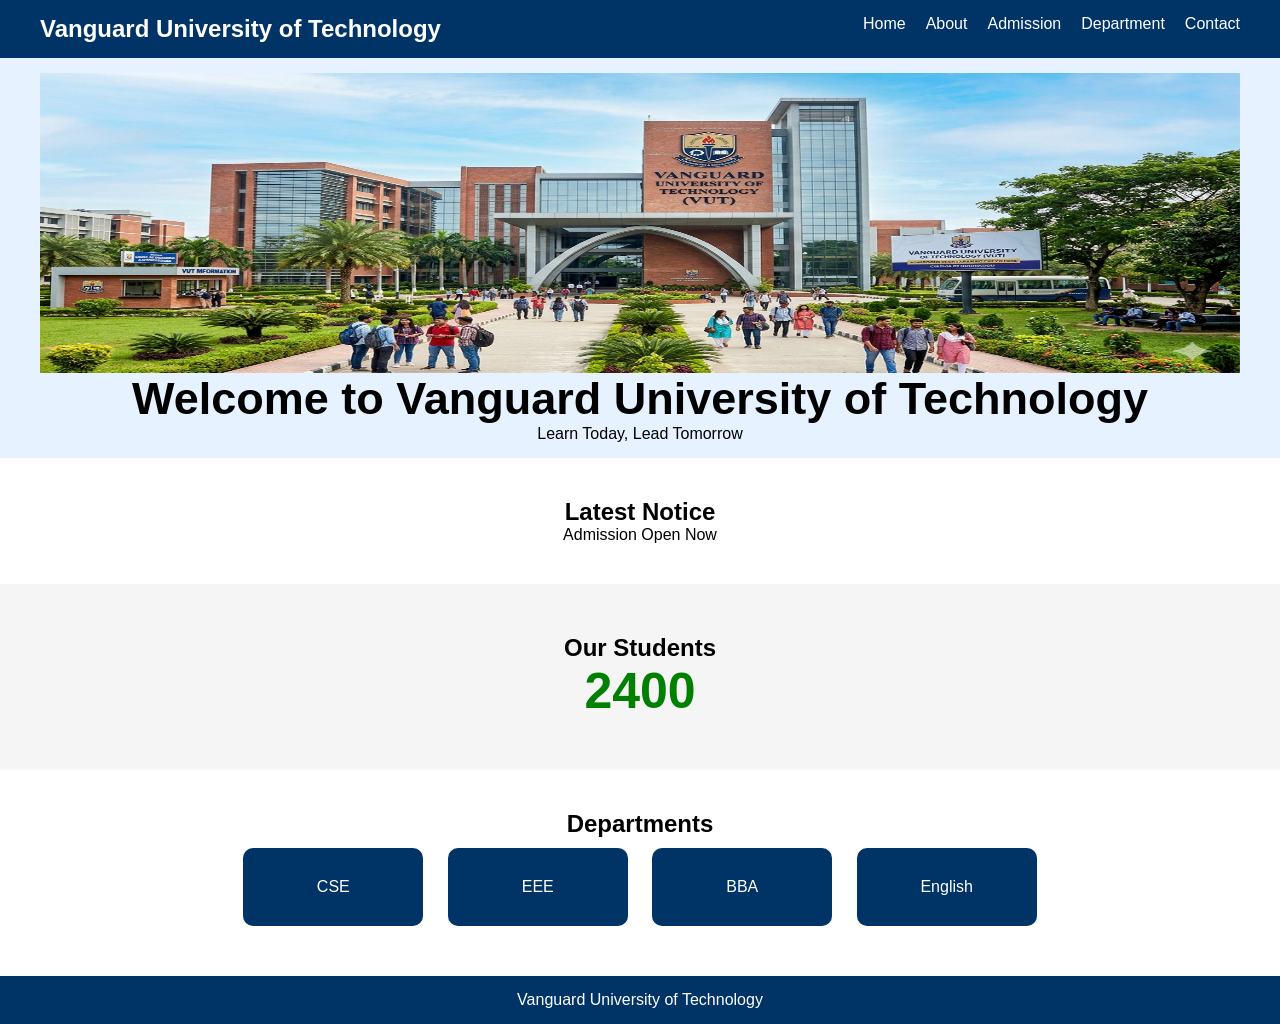
<file: index.html>
<!DOCTYPE html>
<html>
<head>
    <title>Vanguard University of Technology</title>
    <link rel="stylesheet" href="style.css">
    <link rel="csehtml" href="cse.html">
</head>
<body>

<nav>
    <h2>Vanguard University of Technology</h2>
    <ul>
    <li><a href="index.html">Home</a></li>
    <li><a href="about.html">About</a></li>
    <li><a href="admission.html">Admission</a></li>
   
    <li><a href="department.html">Department</a></li>
    <li><a href="contact.html">Contact</a></li>
</ul>
   
</nav>

<section class="hero">
    <img src="watermarked_img_2590785534504946931.png" alt="University Campus"width="1200" height="300">

    <h1 id="slideText">Welcome to Vanguard University of Technology</h1>
    <p>Learn Today, Lead Tomorrow</p>
</section>

<section class="notice">
    <h2>Latest Notice</h2>
    <p id="noticeText"></p>
</section>

<section class="counter">
    <h2>Our Students</h2>
    <h1 id="studentCount">0</h1>
</section>

<section class="department">
    <h2>Departments</h2>

    <a href="cse.html">
        <div class="card">CSE</div>
    </a>

    <a href="eee.html">
        <div class="card">EEE</div>
    </a>

    <a href="bba.html">
        <div class="card">BBA</div>
    </a>

    <a href="english.html">
        <div class="card">English</div>
    </a>

</section>

<footer>
    <p>Vanguard University of Technology</p>
</footer>

<script src="script.js"></script>

</body>
</html>
</file>
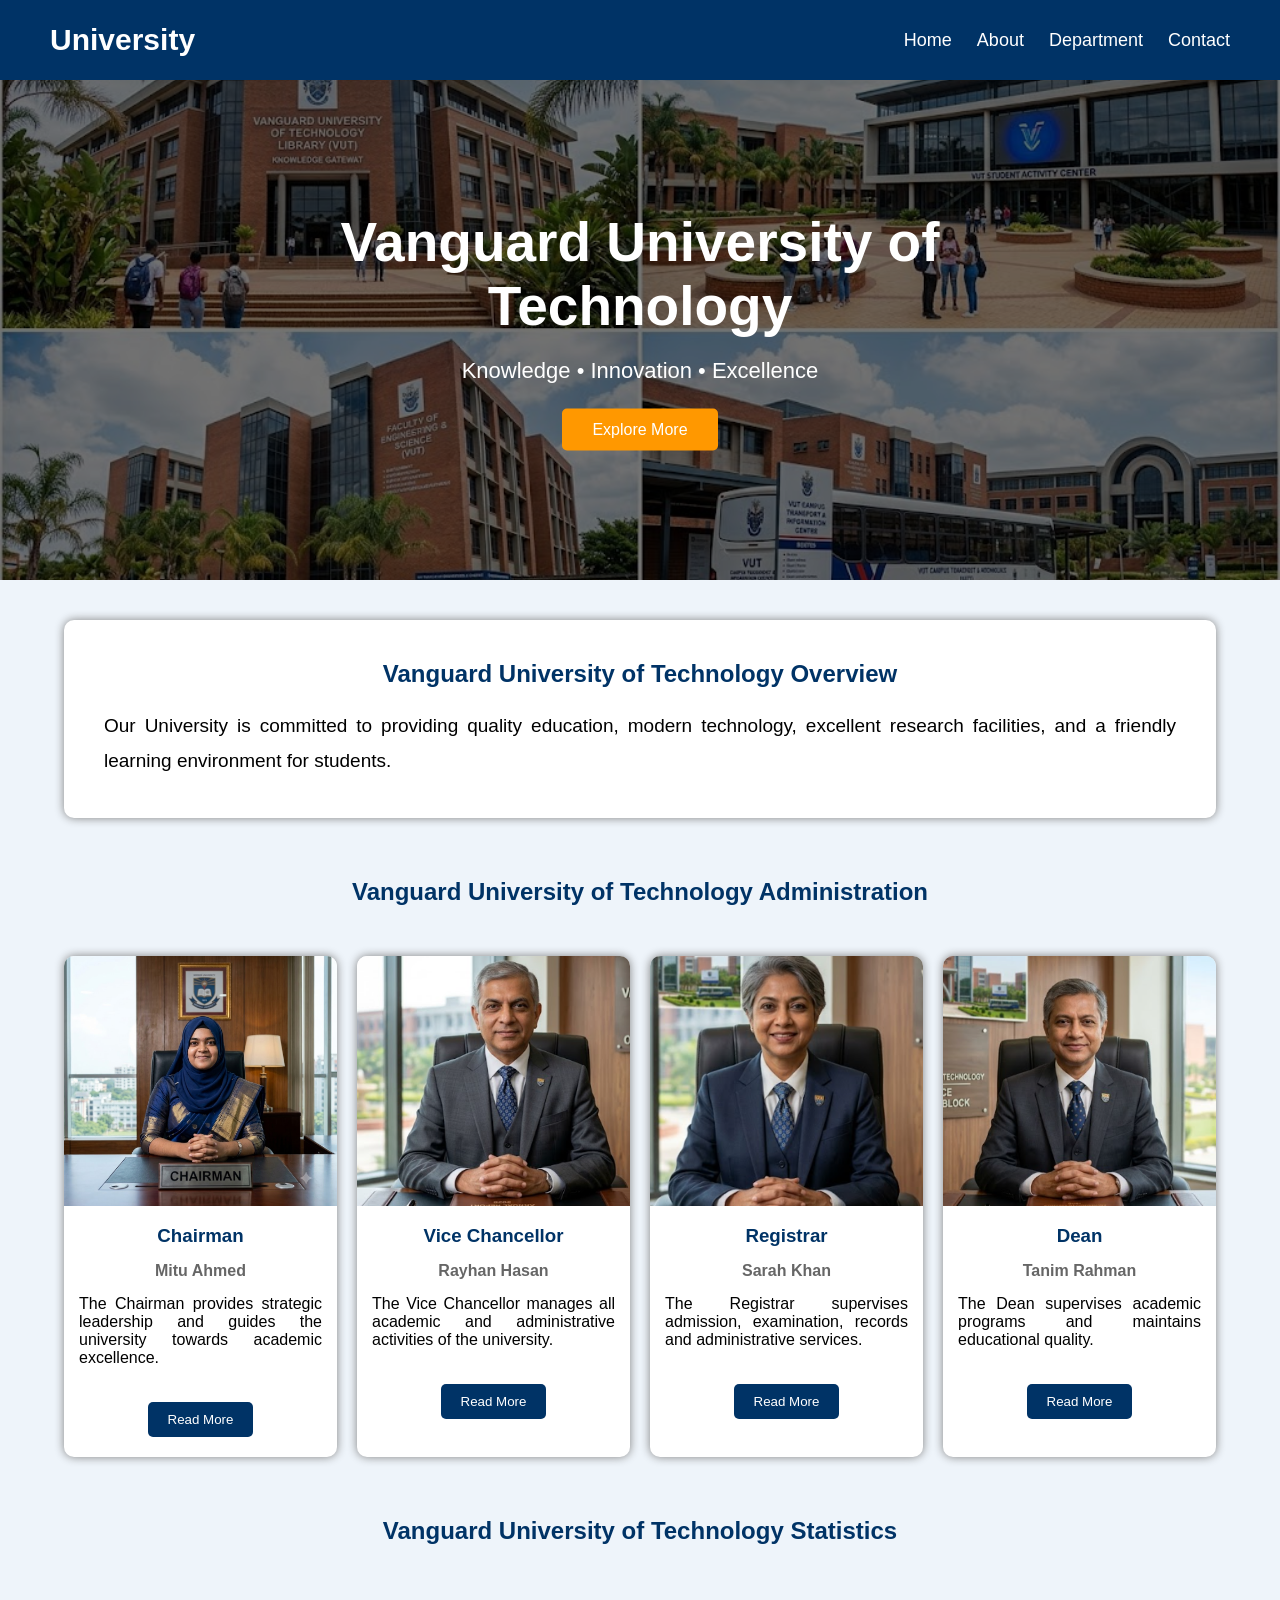
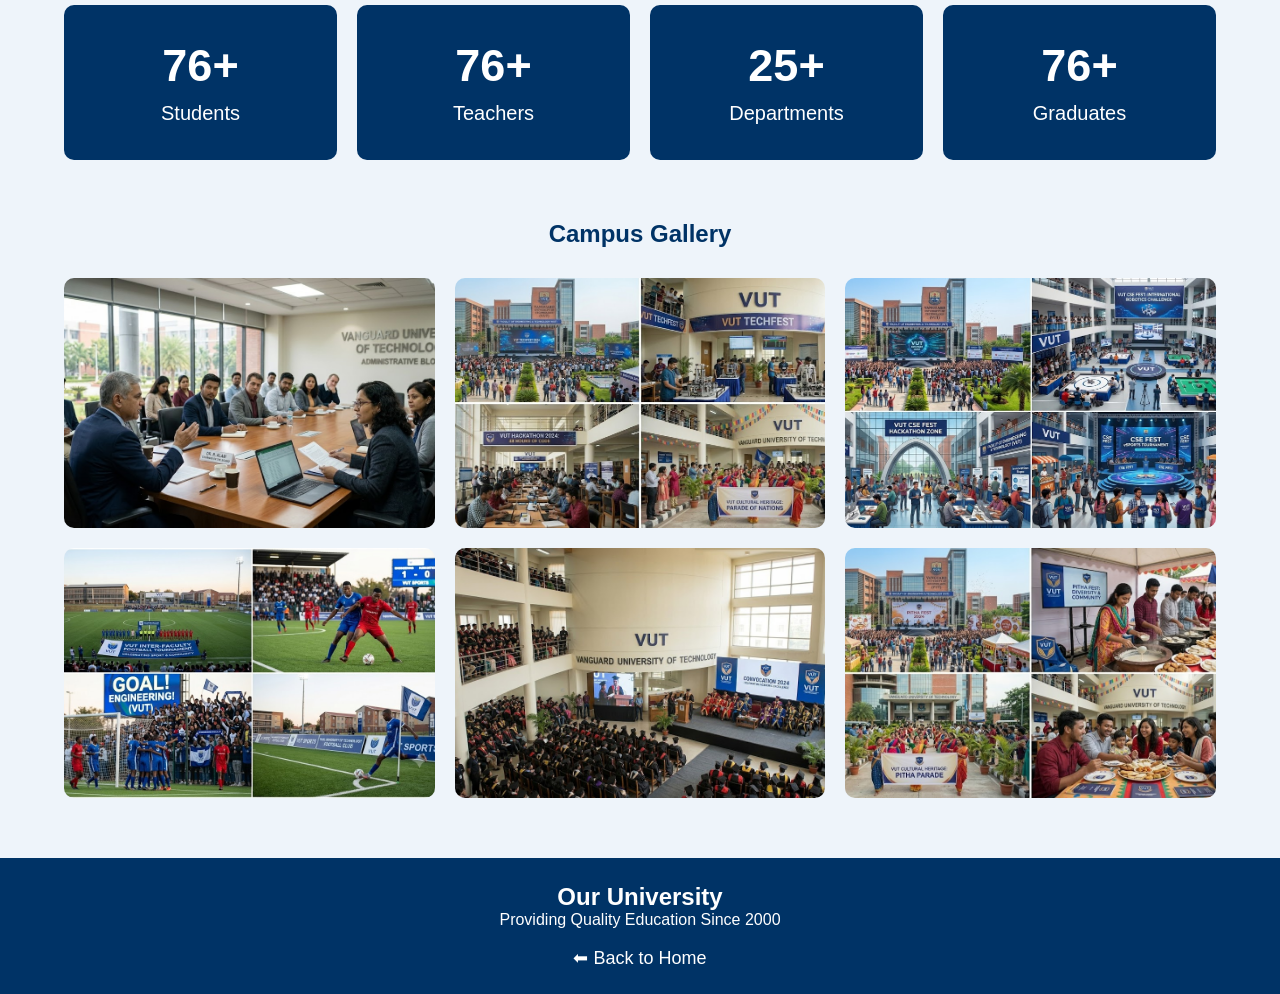
<file: about.html>
<!DOCTYPE html>
<html lang="en">
<head>

<meta charset="UTF-8">
<meta name="viewport" content="width=device-width, initial-scale=1.0">

<title>About Our University</title>

<style>

*{
margin:0;
padding:0;
box-sizing:border-box;
font-family:Arial,sans-serif;
}

body{
background:#eef4fa;
}

header{
width:100%;
height:80px;
background:#003366;
color:white;
display:flex;
justify-content:space-between;
align-items:center;
padding:0 50px;
position:sticky;
top:0;
z-index:1000;
}

header h2{
font-size:30px;
}

header ul{
display:flex;
list-style:none;
}

header ul li{
margin-left:25px;
}

header ul li a{
color:white;
text-decoration:none;
font-size:18px;
transition:.4s;
}

header ul li a:hover{
color:gold;
}

.hero{

height:500px;
position:relative;
overflow:hidden;

}

.hero img{

width:100%;
height:500px;
object-fit:cover;

}

.overlay{

position:absolute;
top:0;
left:0;
width:100%;
height:100%;
background:rgba(0,0,0,.55);

}

.hero-text{

position:absolute;
top:50%;
left:50%;
transform:translate(-50%,-50%);
color:white;
text-align:center;

}

.hero-text h1{

font-size:55px;
margin-bottom:20px;

}

.hero-text p{

font-size:22px;

}

.btn{

display:inline-block;
margin-top:25px;
padding:12px 30px;
background:#ff9800;
color:white;
text-decoration:none;
border-radius:5px;
transition:.4s;

}

.btn:hover{

background:#e68900;

}

.container{

width:90%;
margin:auto;

}

.about{

margin-top:40px;
background:white;
padding:40px;
border-radius:10px;
box-shadow:0 0 10px gray;

}

.about h2{

text-align:center;
color:#003366;
margin-bottom:20px;

}

.about p{

font-size:19px;
line-height:35px;
text-align:justify;

}

.cards{

display:grid;
grid-template-columns:repeat(4,1fr);
gap:20px;
margin-top:50px;

}

.card{

background:white;
border-radius:10px;
overflow:hidden;
box-shadow:0 0 10px gray;
transition:.5s;

}

.card:hover{

transform:translateY(-10px);

}

.card img{

width:100%;
height:250px;
object-fit:cover;

}

.card h3{

text-align:center;
margin:15px 0;
color:#003366;

}

.card h4{

text-align:center;
color:#666;

}

.card p{

padding:15px;
text-align:justify;

}

.readBtn{

display:block;
margin:20px auto;
padding:10px 20px;
background:#003366;
color:white;
border:none;
cursor:pointer;
border-radius:5px;

}

.readBtn:hover{

background:#0059b3;

}

.more{

display:none;

}

.counter{

margin-top:60px;
display:grid;
grid-template-columns:repeat(4,1fr);
gap:20px;

}

.box{

background:#003366;
color:white;
text-align:center;
padding:35px;
border-radius:10px;

}

.box h1{

font-size:45px;

}

.box p{

margin-top:10px;
font-size:20px;

}

.gallery{

margin-top:60px;

}

.gallery h2{

text-align:center;
margin-bottom:30px;
color:#003366;

}

.images{

display:grid;
grid-template-columns:repeat(3,1fr);
gap:20px;

}

.images img{

width:100%;
height:250px;
object-fit:cover;
border-radius:10px;
transition:.5s;

}

.images img:hover{

transform:scale(1.05);

}

footer{

margin-top:60px;
background:#003366;
color:white;
text-align:center;
padding:25px;

}

#topBtn{

position:fixed;
right:30px;
bottom:30px;
display:none;
padding:12px 18px;
border:none;
background:red;
color:white;
cursor:pointer;
border-radius:50%;

}

</style>

</head>

<body>

<header>

<h2>University</h2>

<ul>

<li><a href="index.html">Home</a></li>

<li><a href="about.html">About</a></li>

<li><a href="department.html">Department</a></li>

<li><a href="contact.html">Contact</a></li>

</ul>

</header>

<section class="hero">

<img src="6f3871ed-3368-4ddb-b8a4-81453a6723ab.jpg">

<div class="overlay"></div>

<div class="hero-text">

<h1 id="title">Vanguard University of Technology</h1>

<p>Knowledge • Innovation • Excellence</p>

<a href="#about" class="btn">Explore More</a>

</div>

</section>

<section class="about container" id="about">

<h2>Vanguard University of Technology Overview</h2>

<p>

Our University is committed to providing quality education,
modern technology, excellent research facilities,
and a friendly learning environment for students.

</p>

</section>
<!-- University Administration -->

<section class="container">

<h2 style="text-align:center;color:#003366;margin-top:60px;">
Vanguard University of Technology Administration
</h2>

<div class="cards">

<div class="card">

<img src="d18ada97-86a2-4aa5-a01f-a83c7f2592b2.jpg">

<h3>Chairman</h3>

<h4>Mitu Ahmed</h4>

<p>
The Chairman provides strategic leadership and guides the university towards academic excellence.
</p>

<p class="more">
He focuses on innovation, research development, international collaboration, and maintaining high educational standards for students.
</p>

<button class="readBtn" onclick="readMore(this)">
Read More
</button>

</div>

<div class="card">

<img src="Screenshot 2026-06-27 003414.png">

<h3>Vice Chancellor</h3>

<h4>Rayhan Hasan</h4>

<p>
The Vice Chancellor manages all academic and administrative activities of the university.
</p>

<p class="more">
He ensures quality teaching, research excellence, student development, and international academic cooperation.
</p>

<button class="readBtn" onclick="readMore(this)">
Read More
</button>

</div>

<div class="card">

<img src="Screenshot 2026-06-27 003116.png">

<h3>Registrar</h3>

<h4>Sarah Khan</h4>

<p>
The Registrar supervises admission, examination, records and administrative services.
</p>

<p class="more">
She coordinates different departments and ensures smooth academic and administrative operations.
</p>

<button class="readBtn" onclick="readMore(this)">
Read More
</button>

</div>

<div class="card">

<img src="Screenshot 2026-06-27 003144.png">

<h3>Dean</h3>

<h4>Tanim Rahman</h4>

<p>
The Dean supervises academic programs and maintains educational quality.
</p>

<p class="more">
He encourages innovation, faculty development, research activities and student success.
</p>

<button class="readBtn" onclick="readMore(this)">
Read More
</button>

</div>

</div>

</section>


<!-- Statistics -->

<section class="container">

<h2 style="text-align:center;color:#003366;margin-top:60px;">
Vanguard University of Technology Statistics
</h2>

<div class="counter">

<div class="box">

<h1 id="student">0</h1>

<p>Students</p>

</div>

<div class="box">

<h1 id="teacher">0</h1>

<p>Teachers</p>

</div>

<div class="box">

<h1 id="department">0</h1>

<p>Departments</p>

</div>

<div class="box">

<h1 id="graduate">0</h1>

<p>Graduates</p>

</div>

</div>

</section>


<!-- Gallery -->

<section class="gallery container">

<h2>Campus Gallery</h2>

<div class="images">

<img src="40b7c933-0065-403a-ac09-893328448697.jpg">

<img src="53c1a40b-3f4f-4e2c-b7ba-ba2888558254.jpg">

<img src="812eaf2c-0db8-4a0c-a035-de20dbee3d65.jpg">

<img src="74de5909-6a89-4cf3-835e-83c8d4b1fbe2.jpg">

<img src="c74d92ab-b101-44e8-aeaf-58c76ffe7b7d.jpg">

<img src="5d3c6c93-e0e9-4ca2-b50e-53c45d52a95e.jpg">

</div>

</section>


<footer>

<h2>Our University</h2>

<p>
Providing Quality Education Since 2000
</p>

<br>

<a href="index.html"
style="color:white;text-decoration:none;font-size:18px;">
⬅ Back to Home
</a>

</footer>

<button id="topBtn" onclick="topFunction()">
↑
</button>
<script>

// =========================
// Welcome Message
// =========================
window.onload = function(){

    setTimeout(function(){

        alert("🎓 Welcome to Our University Website");

    },500);

}

// =========================
// Hero Text Animation
// =========================

let titles=[
"About Our University",
"Quality Education",
"Modern Campus",
"Innovation & Research",
"Build Your Future With Us"
];

let index=0;

setInterval(function(){

document.getElementById("title").innerHTML=titles[index];

index++;

if(index==titles.length){

index=0;

}

},2500);


// =========================
// Read More Button
// =========================

function readMore(button){

let text=button.previousElementSibling;

if(text.style.display=="block"){

text.style.display="none";

button.innerHTML="Read More";

}
else{

text.style.display="block";

button.innerHTML="Show Less";

}

}


// =========================
// Counter Animation
// =========================

function counter(id,target){

let count=0;

let speed=setInterval(function(){

count++;

document.getElementById(id).innerHTML=count+"+";

if(count>=target){

clearInterval(speed);

}

},20);

}

counter("student",12000);
counter("teacher",350);
counter("department",25);
counter("graduate",9000);


// =========================
// Scroll Button
// =========================

let btn=document.getElementById("topBtn");

window.onscroll=function(){

if(document.body.scrollTop>300 || document.documentElement.scrollTop>300){

btn.style.display="block";

}
else{

btn.style.display="none";

}

}

function topFunction(){

window.scrollTo({

top:0,

behavior:"smooth"

});

}


// =========================
// Image Hover Effect
// =========================

let images=document.querySelectorAll(".images img");

images.forEach(function(img){

img.addEventListener("mouseover",function(){

img.style.transform="scale(1.1)";

img.style.transition=".5s";

});

img.addEventListener("mouseout",function(){

img.style.transform="scale(1)";

});

});


// =========================
// Card Animation
// =========================

let cards=document.querySelectorAll(".card");

cards.forEach(function(card){

card.addEventListener("mouseenter",function(){

card.style.background="#eaf4ff";

});

card.addEventListener("mouseleave",function(){

card.style.background="white";

});

});


// =========================
// Current Date & Time
// =========================

setInterval(function(){

let d=new Date();

document.title="About | "+d.toLocaleTimeString();

},1000);


// =========================
// Double Click Page Color
// =========================

document.body.ondblclick=function(){

document.body.style.background="#dfefff";

setTimeout(function(){

document.body.style.background="#eef4fa";

},1000);

}

</script>

</body>

</html>
</file>
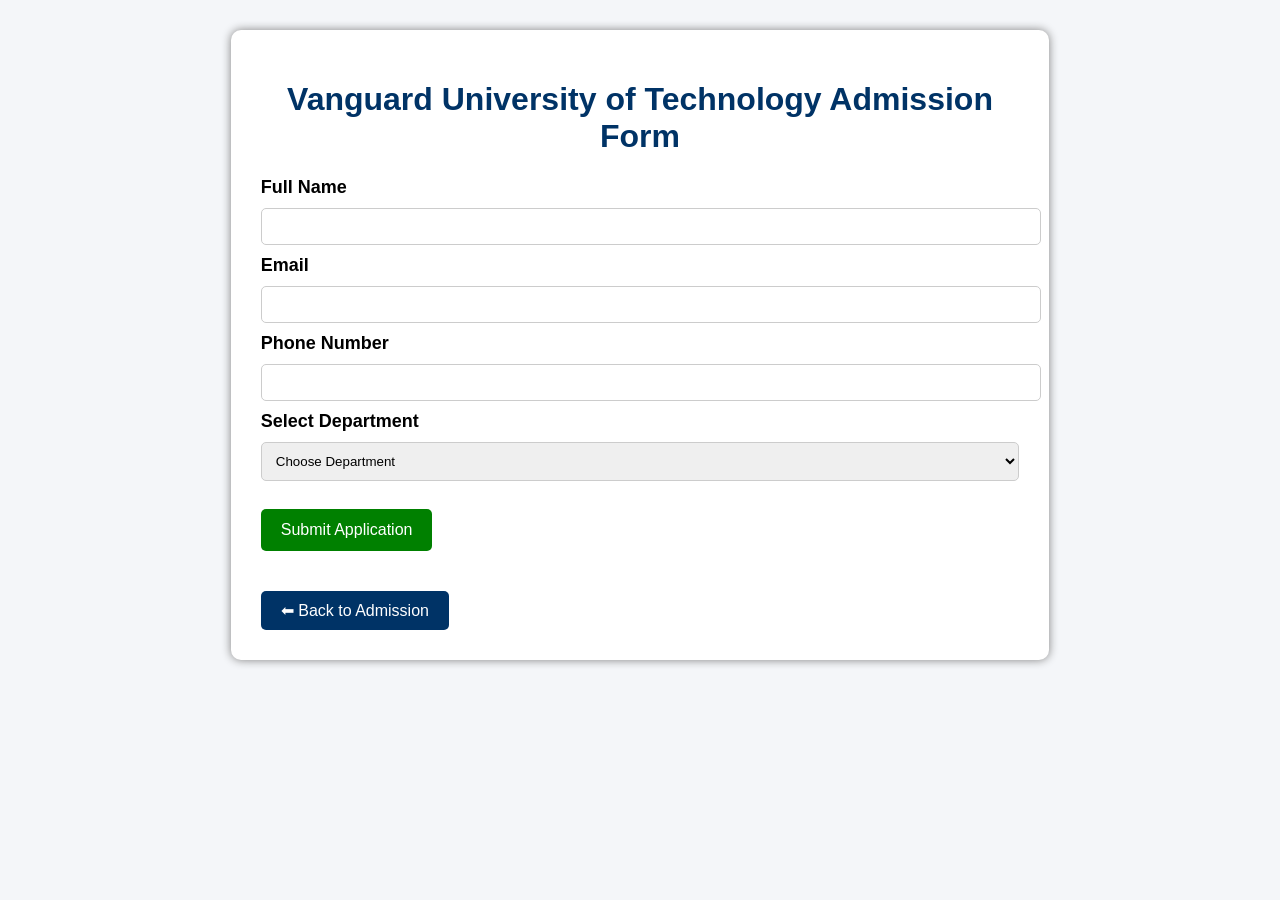
<file: application.html>
<!DOCTYPE html>
<html>
<head>
    <title>Admission Form</title>

    <style>

        body{
            font-family: Arial, sans-serif;
            background:#f4f6f9;
        }

        .container{
            width:60%;
            margin:auto;
            background:white;
            padding:30px;
            margin-top:30px;
            border-radius:10px;
            box-shadow:0 0 10px gray;
        }

        h1{
            text-align:center;
            color:#003366;
        }

        label{
            font-size:18px;
            font-weight:bold;
        }

        input, select{
            width:100%;
            padding:10px;
            margin:10px 0;
            border:1px solid #ccc;
            border-radius:5px;
        }

        button{
            background:green;
            color:white;
            padding:12px 20px;
            border:none;
            border-radius:5px;
            cursor:pointer;
            font-size:16px;
        }

        button:hover{
            background:darkgreen;
        }

        #successMsg{
            margin-top:20px;
            color:green;
            font-size:20px;
            font-weight:bold;
        }

        .back-btn{
            display:inline-block;
            margin-top:20px;
            text-decoration:none;
            background:#003366;
            color:white;
            padding:10px 20px;
            border-radius:5px;
        }

        .back-btn:hover{
            background:#0055aa;
        }

    </style>

</head>
<body>

<div class="container">

    <h1>Vanguard University of Technology Admission Form</h1>

    <form onsubmit="showMessage(event)">

        <label>Full Name</label>
        <input type="text" required>

        <label>Email</label>
        <input type="email" required>

        <label>Phone Number</label>
        <input type="text" required>

        <label>Select Department</label>

        <select required>
            <option value="">Choose Department</option>
            <option>CSE</option>
            <option>EEE</option>
            <option>BBA</option>
            <option>English</option>
        </select>

        <br><br>

        <button type="submit">
            Submit Application
        </button>

    </form>

    <p id="successMsg"></p>

    <a href="admission.html" class="back-btn">
        ⬅ Back to Admission
    </a>

</div>

<script>

function showMessage(event){

    event.preventDefault();

    document.getElementById("successMsg").innerHTML =
    "✅ Application Submitted Successfully!";

}

</script>

</body>
</html>
</file>
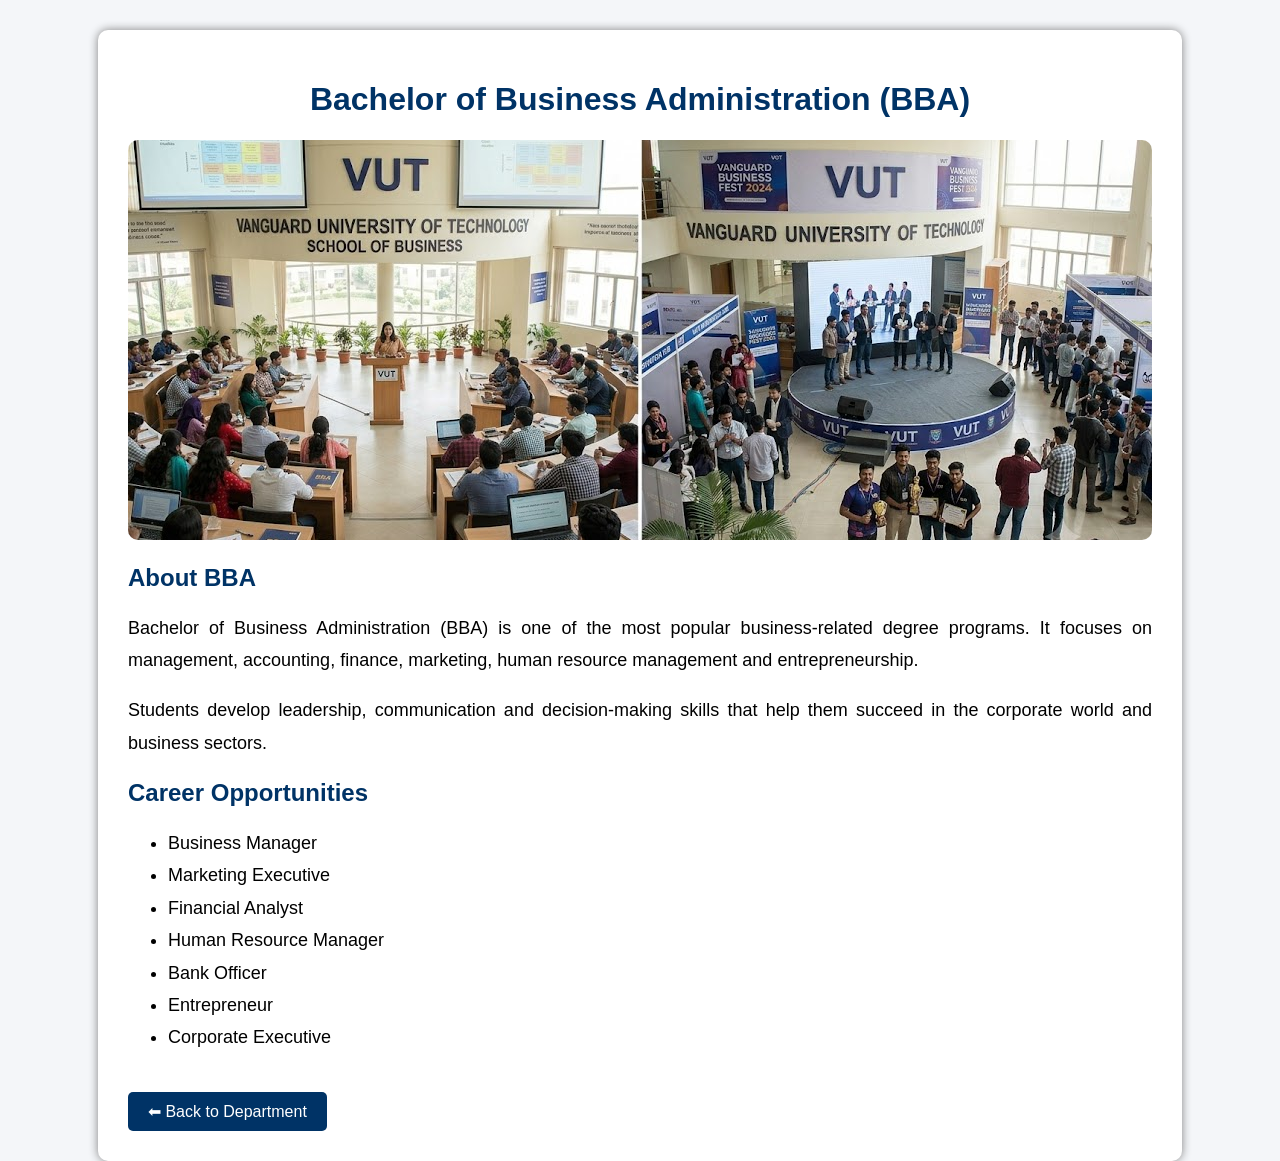
<file: bba.html>
<!DOCTYPE html>
<html>
<head>
    <title>BBA Department</title>

    <style>

        body{
            font-family: Arial, sans-serif;
            background:#f4f6f9;
            margin:0;
            padding:0;
        }

        .container{
            width:80%;
            margin:auto;
            margin-top:30px;
            background:white;
            padding:30px;
            border-radius:10px;
            box-shadow:0px 0px 10px gray;
        }

        h1{
            text-align:center;
            color:#003366;
        }

        img{
            width:100%;
            height:400px;
            object-fit:cover;
            border-radius:10px;
        }

        p{
            font-size:18px;
            line-height:1.8;
            text-align:justify;
        }

        h2{
            color:#003366;
        }

        ul{
            font-size:18px;
            line-height:1.8;
        }

        .btn{
            display:inline-block;
            margin-top:20px;
            padding:10px 20px;
            background:#003366;
            color:white;
            text-decoration:none;
            border-radius:5px;
        }

        .btn:hover{
            background:#0055aa;
        }

    </style>

</head>
<body>

<div class="container">

    <h1>Bachelor of Business Administration (BBA)</h1>

    <!-- এখানে তোমার ছবি বসাবে -->
    <img src="18a97bf1-7c8f-4b77-b4a9-8995a56bb107.jpg" alt="BBA Department">

    <h2>About BBA</h2>

    <p>
        Bachelor of Business Administration (BBA) is one of the most popular
        business-related degree programs. It focuses on management,
        accounting, finance, marketing, human resource management and entrepreneurship.
    </p>

    <p>
        Students develop leadership, communication and decision-making skills
        that help them succeed in the corporate world and business sectors.
    </p>

    <h2>Career Opportunities</h2>

    <ul>
        <li>Business Manager</li>
        <li>Marketing Executive</li>
        <li>Financial Analyst</li>
        <li>Human Resource Manager</li>
        <li>Bank Officer</li>
        <li>Entrepreneur</li>
        <li>Corporate Executive</li>
    </ul>

    <a href="department.html" class="btn">⬅ Back to Department</a>

</div>

</body>
</html>
</file>
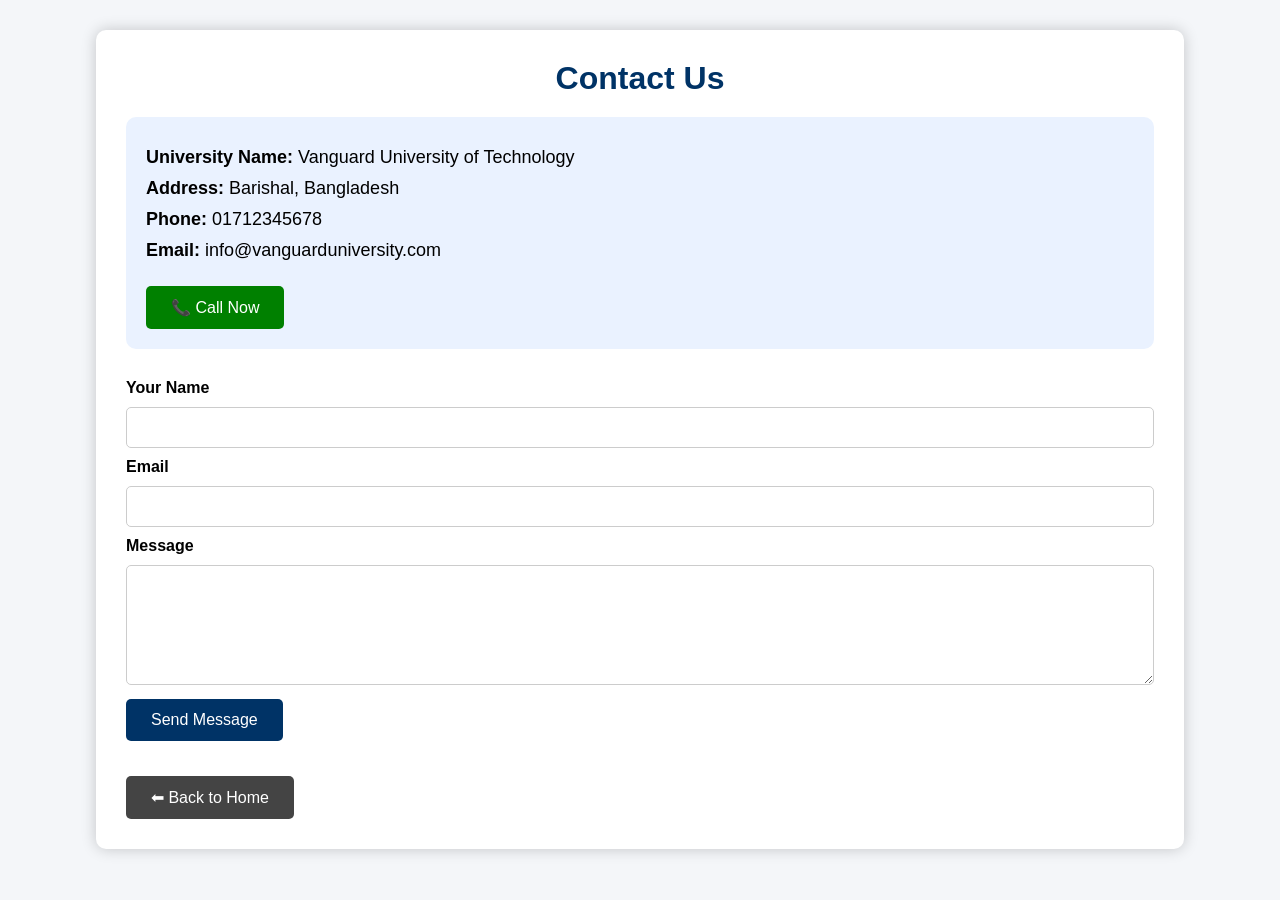
<file: contact.html>
<!DOCTYPE html>
<html>
<head>
    <title>Contact Us</title>

    <style>

        *{
            margin:0;
            padding:0;
            box-sizing:border-box;
            font-family:Arial, sans-serif;
        }

        body{
            background:#f4f6f9;
        }

        .container{
            width:85%;
            margin:30px auto;
            background:white;
            padding:30px;
            border-radius:10px;
            box-shadow:0 0 15px rgba(0,0,0,0.2);
        }

        h1{
            text-align:center;
            color:#003366;
            margin-bottom:20px;
        }

        .info{
            background:#eaf2ff;
            padding:20px;
            border-radius:10px;
            margin-bottom:30px;
        }

        .info p{
            font-size:18px;
            margin:10px 0;
        }

        form{
            margin-top:20px;
        }

        label{
            font-weight:bold;
        }

        input, textarea{
            width:100%;
            padding:12px;
            margin:10px 0;
            border:1px solid #ccc;
            border-radius:5px;
        }

        textarea{
            height:120px;
        }

        .btn{
            background:#003366;
            color:white;
            padding:12px 25px;
            border:none;
            border-radius:5px;
            cursor:pointer;
            font-size:16px;
        }

        .btn:hover{
            background:#0055aa;
        }

        .call-btn{
            display:inline-block;
            margin-top:15px;
            background:green;
            color:white;
            padding:12px 25px;
            text-decoration:none;
            border-radius:5px;
        }

        .call-btn:hover{
            background:darkgreen;
        }

        .home-btn{
            display:inline-block;
            margin-top:20px;
            background:#444;
            color:white;
            padding:12px 25px;
            text-decoration:none;
            border-radius:5px;
        }

        .home-btn:hover{
            background:#222;
        }

        #msg{
            margin-top:15px;
            color:green;
            font-size:18px;
            font-weight:bold;
        }

    </style>

</head>
<body>

<div class="container">

    <h1>Contact Us</h1>

    <div class="info">
        <p><strong>University Name:</strong> Vanguard University of Technology</p>
        <p><strong>Address:</strong> Barishal, Bangladesh</p>
        <p><strong>Phone:</strong> 01712345678</p>
        <p><strong>Email:</strong> info@vanguarduniversity.com</p>

        <a href="tel:01712345678" class="call-btn">
            📞 Call Now
        </a>
    </div>

    <form onsubmit="sendMessage(event)">

        <label>Your Name</label>
        <input type="text" required>

        <label>Email</label>
        <input type="email" required>

        <label>Message</label>
        <textarea required></textarea>

        <button type="submit" class="btn">
            Send Message
        </button>

    </form>

    <p id="msg"></p>

    <a href="index.html" class="home-btn">
        ⬅ Back to Home
    </a>

</div>

<script>

function sendMessage(event){

    event.preventDefault();

    document.getElementById("msg").innerHTML =
    "✅ Message Sent Successfully!";

}

</script>

</body>
</html>
</file>
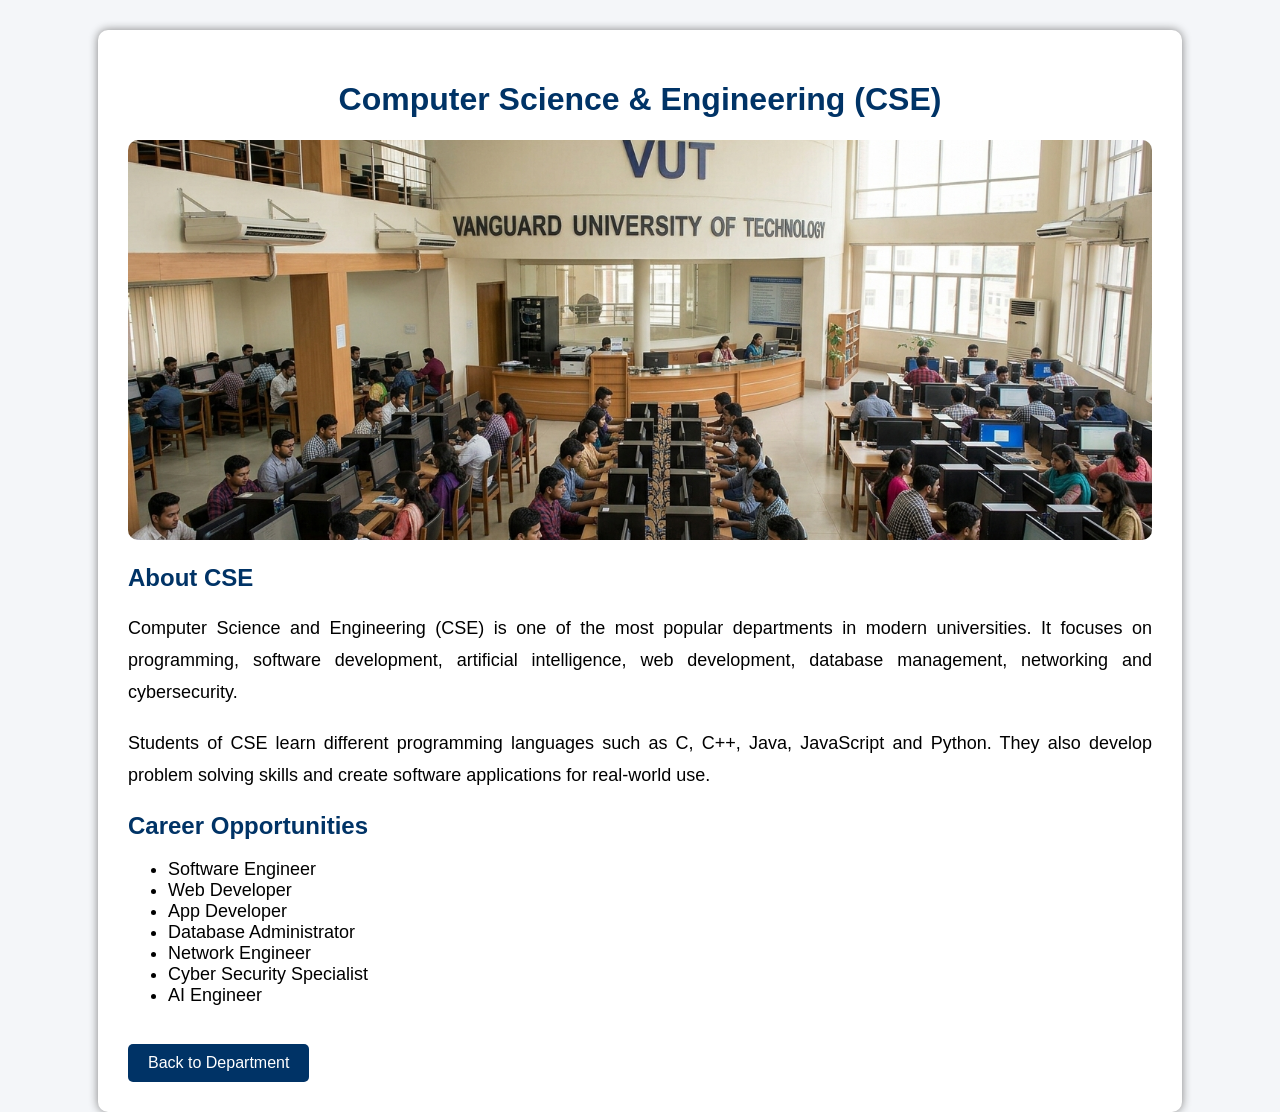
<file: cse.html>
<!DOCTYPE html>
<html>
<head>
    <title>CSE Department</title>

    <style>

        body{
            font-family: Arial, sans-serif;
            background:#f4f6f9;
            margin:0;
            padding:0;
        }

        .container{
            width:80%;
            margin:auto;
            margin-top:30px;
            background:white;
            padding:30px;
            border-radius:10px;
            box-shadow:0px 0px 10px gray;
        }

        h1{
            text-align:center;
            color:#003366;
        }

        img{
            width:100%;
            height:400px;
            object-fit:cover;
            border-radius:10px;
        }

        p{
            font-size:18px;
            line-height:1.8;
            text-align:justify;
        }

        h2{
            color:#003366;
        }

        ul{
            font-size:18px;
        }

        .btn{
            display:inline-block;
            margin-top:20px;
            padding:10px 20px;
            background:#003366;
            color:white;
            text-decoration:none;
            border-radius:5px;
        }

        .btn:hover{
            background:#0055aa;
        }

    </style>

</head>
<body>

<div class="container">

    <h1>Computer Science & Engineering (CSE)</h1>

    <!-- এখানে তোমার ছবি বসাবে -->
    <img src="watermarked_img_9476608560469065430.png" alt="CSE Department">

    <h2>About CSE</h2>

    <p>
        Computer Science and Engineering (CSE) is one of the most popular
        departments in modern universities. It focuses on programming,
        software development, artificial intelligence, web development,
        database management, networking and cybersecurity.
    </p>

    <p>
        Students of CSE learn different programming languages such as
        C, C++, Java, JavaScript and Python. They also develop problem
        solving skills and create software applications for real-world use.
    </p>

    <h2>Career Opportunities</h2>

    <ul>
        <li>Software Engineer</li>
        <li>Web Developer</li>
        <li>App Developer</li>
        <li>Database Administrator</li>
        <li>Network Engineer</li>
        <li>Cyber Security Specialist</li>
        <li>AI Engineer</li>
    </ul>

    <a href="department.html" class="btn">Back to Department</a>

</div>

</body>
</html>
</file>
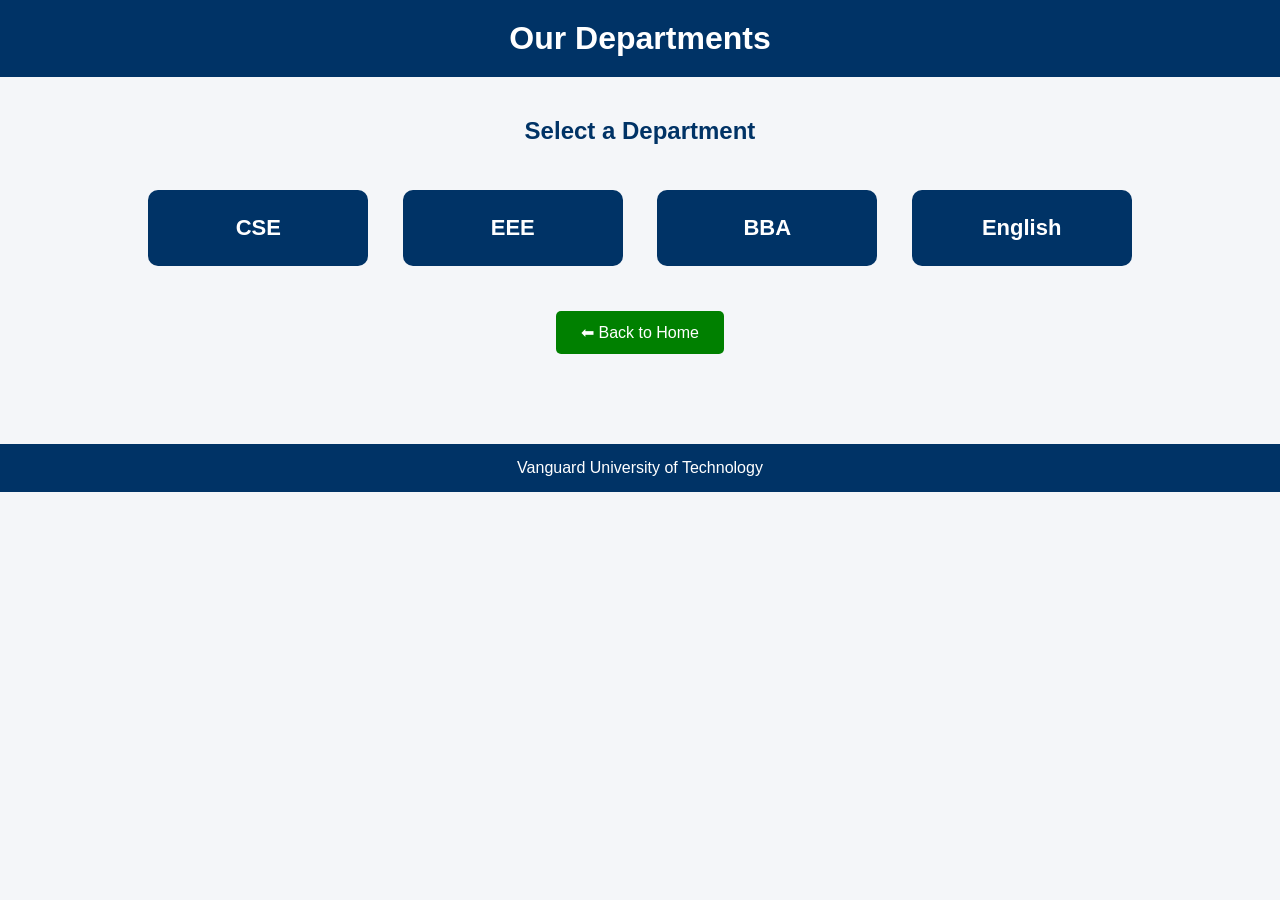
<file: department.html>
<!DOCTYPE html>
<html lang="en">
<head>
<meta charset="UTF-8">
<meta name="viewport" content="width=device-width, initial-scale=1.0">
<title>Departments</title>

<style>

*{
    margin:0;
    padding:0;
    box-sizing:border-box;
    font-family:Arial, sans-serif;
}

body{
    background:#f4f6f9;
}

header{
    background:#003366;
    color:white;
    text-align:center;
    padding:20px;
}

.container{
    width:90%;
    margin:auto;
    text-align:center;
    padding:40px 0;
}

.container h2{
    margin-bottom:30px;
    color:#003366;
}

.card{
    display:inline-block;
    width:220px;
    padding:25px;
    margin:15px;
    background:#003366;
    color:white;
    text-decoration:none;
    border-radius:10px;
    font-size:22px;
    font-weight:bold;
    transition:0.3s;
}

.card:hover{
    background:#0055aa;
    transform:scale(1.05);
}

.home-btn{
    display:inline-block;
    margin-top:30px;
    padding:12px 25px;
    background:green;
    color:white;
    text-decoration:none;
    border-radius:5px;
}

.home-btn:hover{
    background:darkgreen;
}

footer{
    margin-top:50px;
    background:#003366;
    color:white;
    text-align:center;
    padding:15px;
}

</style>

</head>
<body>

<header>
    <h1>Our Departments</h1>
</header>

<div class="container">

    <h2>Select a Department</h2>

    <a href="cse.html" class="card">CSE</a>

    <a href="eee.html" class="card">EEE</a>

    <a href="bba.html" class="card">BBA</a>

    <a href="english.html" class="card">English</a>

    <br>

    <a href="index.html" class="home-btn">
        ⬅ Back to Home
    </a>

</div>

<footer>
    <p>Vanguard University of Technology</p>
</footer>

</body>
</html>
</file>
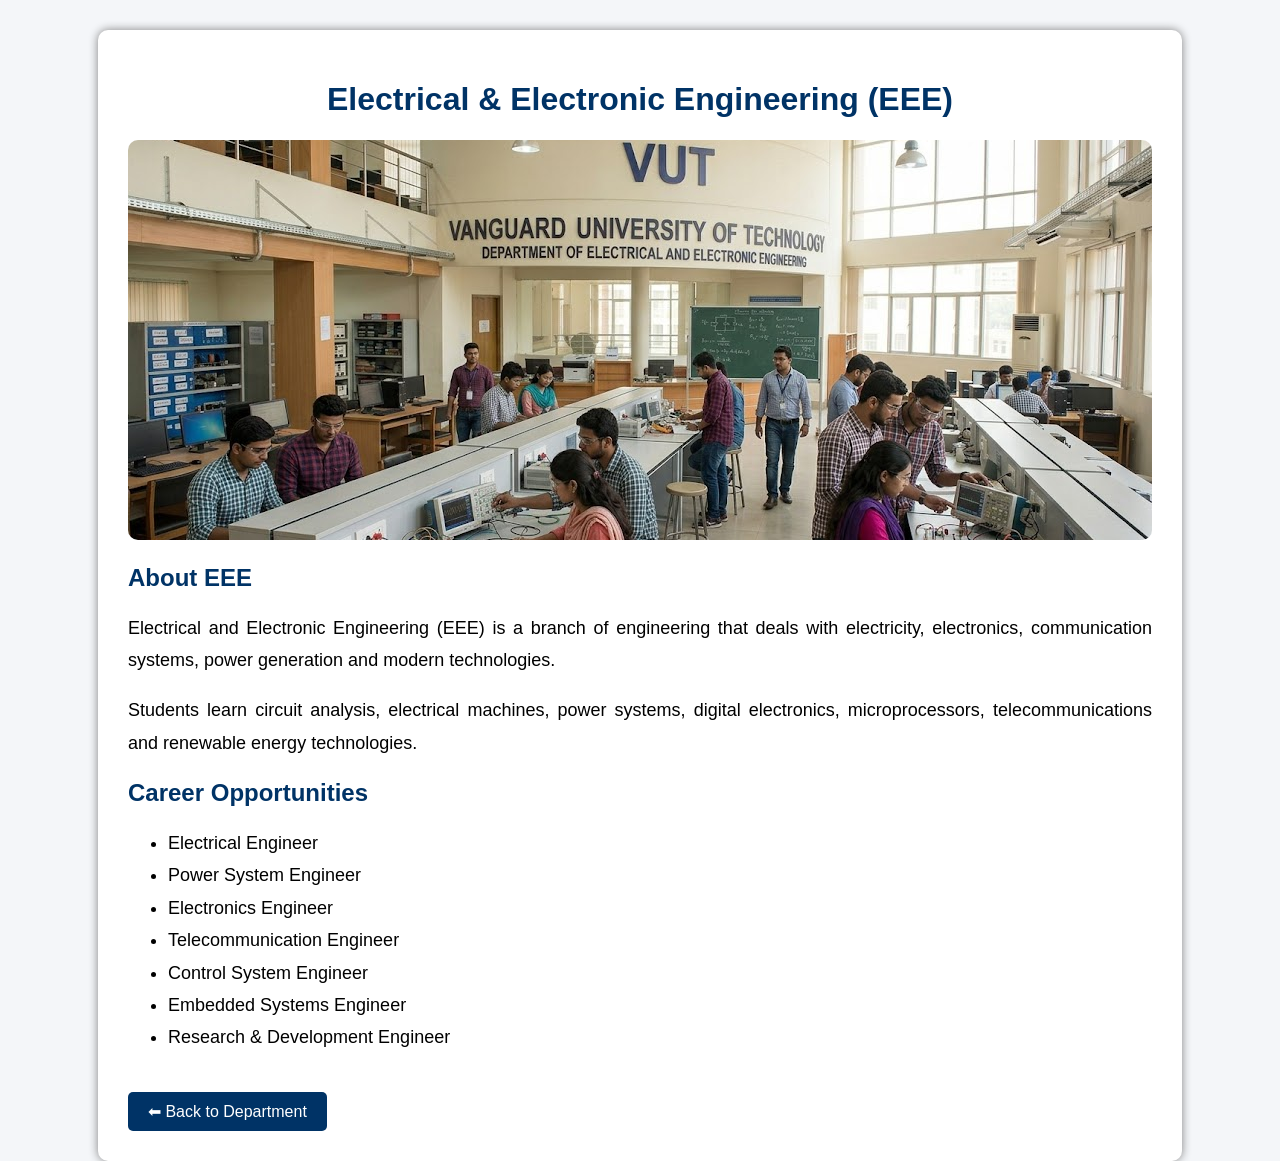
<file: eee.html>
<!DOCTYPE html>
<html>
<head>
    <title>EEE Department</title>

    <style>

        body{
            font-family: Arial, sans-serif;
            background:#f4f6f9;
            margin:0;
            padding:0;
        }

        .container{
            width:80%;
            margin:auto;
            margin-top:30px;
            background:white;
            padding:30px;
            border-radius:10px;
            box-shadow:0px 0px 10px gray;
        }

        h1{
            text-align:center;
            color:#003366;
        }

        img{
            width:100%;
            height:400px;
            object-fit:cover;
            border-radius:10px;
        }

        p{
            font-size:18px;
            line-height:1.8;
            text-align:justify;
        }

        h2{
            color:#003366;
        }

        ul{
            font-size:18px;
            line-height:1.8;
        }

        .btn{
            display:inline-block;
            margin-top:20px;
            padding:10px 20px;
            background:#003366;
            color:white;
            text-decoration:none;
            border-radius:5px;
        }

        .btn:hover{
            background:#0055aa;
        }

    </style>

</head>
<body>

<div class="container">

    <h1>Electrical & Electronic Engineering (EEE)</h1>

    <!-- এখানে তোমার ছবি বসাবে -->
    <img src="22ba38a0-4302-41cd-8380-b04a810a8d77 - Copy.jpg" alt="EEE Department">

    <h2>About EEE</h2>

    <p>
        Electrical and Electronic Engineering (EEE) is a branch of engineering
        that deals with electricity, electronics, communication systems,
        power generation and modern technologies.
    </p>

    <p>
        Students learn circuit analysis, electrical machines, power systems,
        digital electronics, microprocessors, telecommunications and renewable energy technologies.
    </p>

    <h2>Career Opportunities</h2>

    <ul>
        <li>Electrical Engineer</li>
        <li>Power System Engineer</li>
        <li>Electronics Engineer</li>
        <li>Telecommunication Engineer</li>
        <li>Control System Engineer</li>
        <li>Embedded Systems Engineer</li>
        <li>Research & Development Engineer</li>
    </ul>

    <a href="department.html" class="btn">⬅ Back to Department</a>

</div>

</body>
</html>
</file>
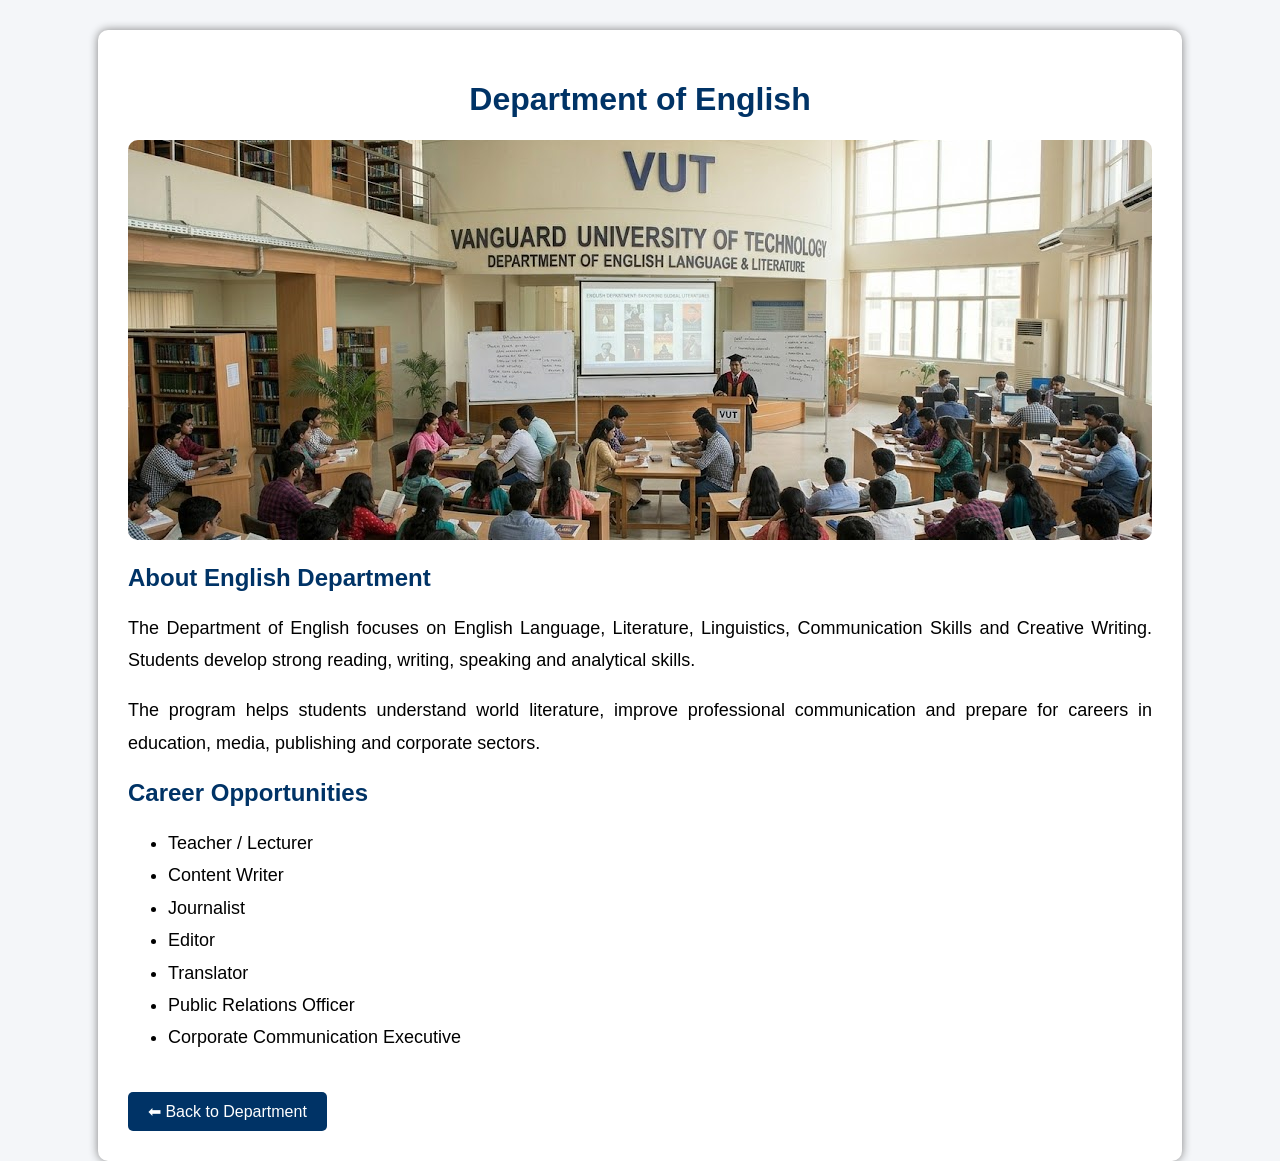
<file: english.html>
<!DOCTYPE html>
<html>
<head>
    <title>English Department</title>

    <style>

        body{
            font-family: Arial, sans-serif;
            background:#f4f6f9;
            margin:0;
            padding:0;
        }

        .container{
            width:80%;
            margin:auto;
            margin-top:30px;
            background:white;
            padding:30px;
            border-radius:10px;
            box-shadow:0px 0px 10px gray;
        }

        h1{
            text-align:center;
            color:#003366;
        }

        img{
            width:100%;
            height:400px;
            object-fit:cover;
            border-radius:10px;
        }

        p{
            font-size:18px;
            line-height:1.8;
            text-align:justify;
        }

        h2{
            color:#003366;
        }

        ul{
            font-size:18px;
            line-height:1.8;
        }

        .btn{
            display:inline-block;
            margin-top:20px;
            padding:10px 20px;
            background:#003366;
            color:white;
            text-decoration:none;
            border-radius:5px;
        }

        .btn:hover{
            background:#0055aa;
        }

    </style>

</head>
<body>

<div class="container">

    <h1>Department of English</h1>

    <!-- এখানে তোমার ছবি বসাবে -->
    <img src="97e4ec51-63ca-4c2f-a96b-21b27623e532.jpg" alt="English Department">

    <h2>About English Department</h2>

    <p>
        The Department of English focuses on English Language, Literature,
        Linguistics, Communication Skills and Creative Writing.
        Students develop strong reading, writing, speaking and analytical skills.
    </p>

    <p>
        The program helps students understand world literature,
        improve professional communication and prepare for careers
        in education, media, publishing and corporate sectors.
    </p>

    <h2>Career Opportunities</h2>

    <ul>
        <li>Teacher / Lecturer</li>
        <li>Content Writer</li>
        <li>Journalist</li>
        <li>Editor</li>
        <li>Translator</li>
        <li>Public Relations Officer</li>
        <li>Corporate Communication Executive</li>
    </ul>

    <a href="department.html" class="btn">⬅ Back to Department</a>

</div>

</body>
</html>
</file>
<file: style.css>
*{
    margin:0;
    padding:0;
    box-sizing:border-box;
    font-family:Arial;
}

nav{
    background:#003366;
    color:white;
    display:flex;
    justify-content:space-between;
    padding:15px 40px;
}

ul{
    display:flex;
    list-style:none;
}

li{
    margin-left:20px;
}

a{
    color:white;
    text-decoration:none;
}

.hero{
    height:400px;
    display:flex;
    flex-direction:column;
    justify-content:center;
    align-items:center;
    background:#e6f2ff;
}

.hero h1{
    font-size:45px;
}

.notice{
    text-align:center;
    padding:40px;
}

.counter{
    text-align:center;
    padding:50px;
    background:#f5f5f5;
}

.counter h1{
    color:green;
    font-size:50px;
}

.department{
    text-align:center;
    padding:40px;
}

.card{
    display:inline-block;
    width:180px;
    padding:30px;
    margin:10px;
    background:#003366;
    color:white;
    border-radius:10px;
    transition:.3s;
}

.card:hover{
    transform:scale(1.1);
}

footer{
    background:#003366;
    color:white;
    text-align:center;
    padding:15px;
}
</file>
